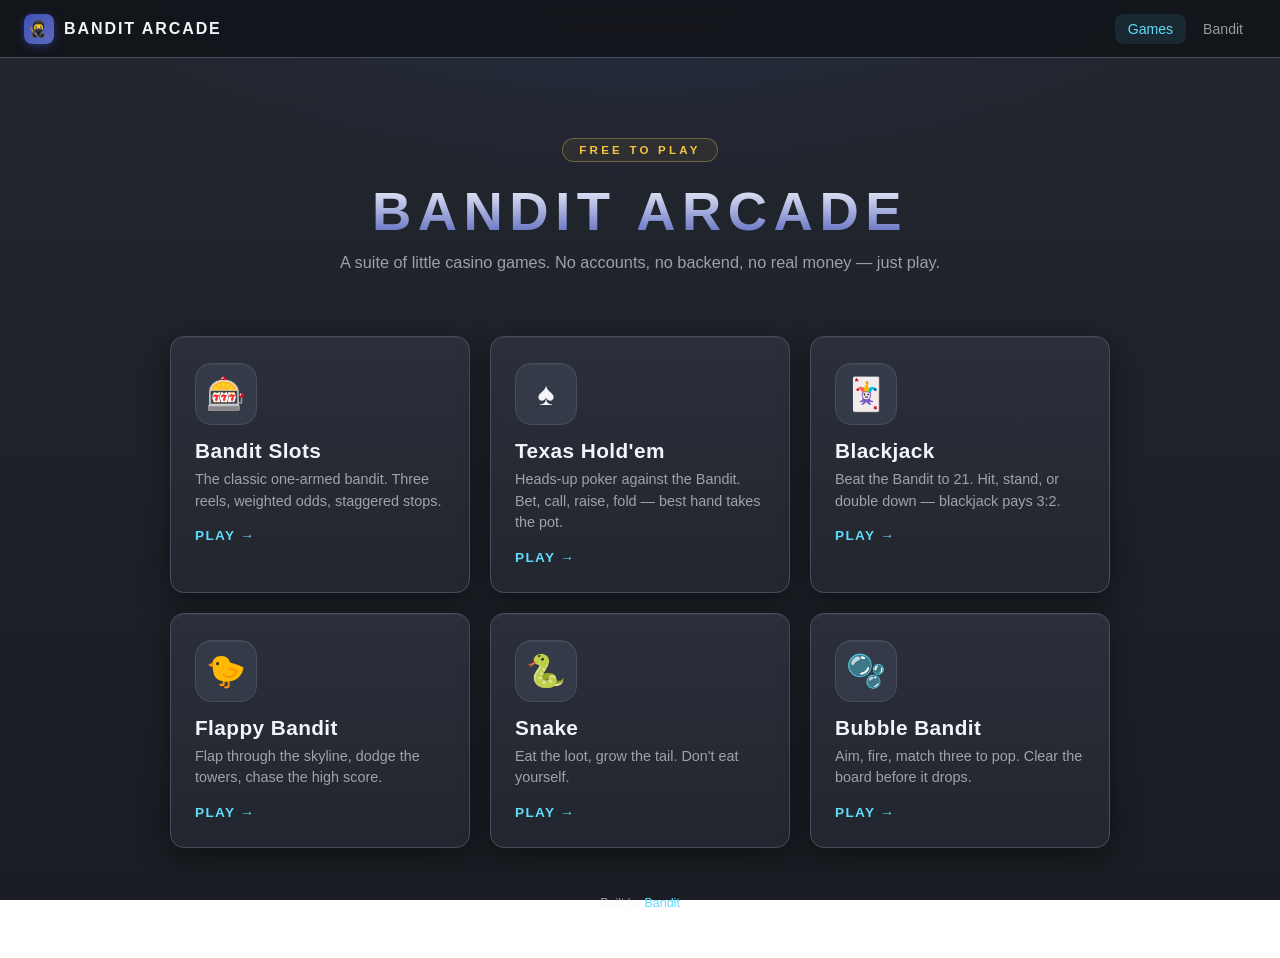
<file: index.html>
<!DOCTYPE html>
<html lang="en">
<head>
  <meta charset="UTF-8" />
  <meta name="viewport" content="width=device-width, initial-scale=1.0" />
  <title>Bandit Arcade 🥷</title>
  <meta name="description" content="Bandit Arcade — a suite of little casino games. No accounts, no backend, just play." />
  <link rel="stylesheet" href="theme.css" />
  <style>
    .hero { text-align: center; padding: 48px 0 32px; }
    .hero .kicker {
      display: inline-block;
      font-size: 0.72rem;
      font-weight: 700;
      letter-spacing: 0.28em;
      color: var(--gold);
      border: 1px solid rgba(245, 197, 66, 0.35);
      border-radius: 999px;
      padding: 5px 16px;
      margin-bottom: 18px;
      background: rgba(245, 197, 66, 0.06);
    }
    .hero h1 {
      margin: 0 0 10px;
      font-size: clamp(2.2rem, 7vw, 3.4rem);
      font-weight: 800;
      letter-spacing: 0.12em;
      background: linear-gradient(180deg, #ffffff 0%, var(--primary-bright) 90%);
      -webkit-background-clip: text;
      background-clip: text;
      color: transparent;
    }
    .hero p { color: var(--muted); margin: 0; font-size: 1.02rem; }

    .games {
      display: grid;
      grid-template-columns: repeat(auto-fit, minmax(260px, 1fr));
      gap: 20px;
      margin-top: 32px;
    }

    .game-card {
      display: block;
      padding: 26px 24px;
      color: var(--text);
      position: relative;
      overflow: hidden;
      transition: transform 0.18s, box-shadow 0.18s, border-color 0.18s;
    }
    .game-card::before {
      content: "";
      position: absolute;
      inset: 0;
      background: radial-gradient(400px 120px at 50% -20%, rgba(92, 107, 192, 0.18), transparent 70%);
      opacity: 0;
      transition: opacity 0.2s;
    }
    .game-card:hover {
      text-decoration: none;
      transform: translateY(-5px);
      border-color: var(--primary-bright);
      box-shadow: 0 16px 36px rgba(0, 0, 0, 0.5), 0 0 0 1px rgba(92, 107, 192, 0.3);
    }
    .game-card:hover::before { opacity: 1; }

    .game-card .glyph {
      display: inline-grid;
      place-items: center;
      width: 62px;
      height: 62px;
      font-size: 2rem;
      border-radius: 16px;
      background: var(--surface-2);
      border: 1px solid var(--edge);
      box-shadow: inset 0 1px 0 rgba(255, 255, 255, 0.06);
    }
    .game-card h2 { margin: 14px 0 6px; font-size: 1.3rem; letter-spacing: 0.02em; }
    .game-card p { margin: 0; color: var(--muted); font-size: 0.9rem; line-height: 1.5; }
    .game-card .play {
      display: inline-block;
      margin-top: 16px;
      color: var(--accent);
      font-weight: 700;
      font-size: 0.85rem;
      letter-spacing: 0.1em;
      transition: transform 0.15s;
    }
    .game-card:hover .play { transform: translateX(4px); }

    footer {
      text-align: center;
      margin-top: 48px;
      font-size: 0.78rem;
      color: var(--muted);
    }
  </style>
</head>
<body>
  <header class="topbar">
    <span class="brand"><span class="brand-mark">🥷</span>BANDIT ARCADE</span>
    <nav>
      <a href="/" class="active">Games</a>
      <a href="https://banditailabs.com">Bandit</a>
    </nav>
  </header>

  <main class="page">
    <section class="hero">
      <span class="kicker">FREE TO PLAY</span>
      <h1>BANDIT ARCADE</h1>
      <p>A suite of little casino games. No accounts, no backend, no real money — just play.</p>
    </section>

    <section class="games">
      <a class="game-card panel" href="slots/">
        <span class="glyph">🎰</span>
        <h2>Bandit Slots</h2>
        <p>The classic one-armed bandit. Three reels, weighted odds, staggered stops.</p>
        <span class="play">PLAY →</span>
      </a>

      <a class="game-card panel" href="holdem/">
        <span class="glyph">♠️</span>
        <h2>Texas Hold'em</h2>
        <p>Heads-up poker against the Bandit. Bet, call, raise, fold — best hand takes the pot.</p>
        <span class="play">PLAY →</span>
      </a>

      <a class="game-card panel" href="blackjack/">
        <span class="glyph">🃏</span>
        <h2>Blackjack</h2>
        <p>Beat the Bandit to 21. Hit, stand, or double down — blackjack pays 3:2.</p>
        <span class="play">PLAY →</span>
      </a>

      <a class="game-card panel" href="flappy/">
        <span class="glyph">🐤</span>
        <h2>Flappy Bandit</h2>
        <p>Flap through the skyline, dodge the towers, chase the high score.</p>
        <span class="play">PLAY →</span>
      </a>

      <a class="game-card panel" href="snake/">
        <span class="glyph">🐍</span>
        <h2>Snake</h2>
        <p>Eat the loot, grow the tail. Don't eat yourself.</p>
        <span class="play">PLAY →</span>
      </a>

      <a class="game-card panel" href="bubble/">
        <span class="glyph">🫧</span>
        <h2>Bubble Bandit</h2>
        <p>Aim, fire, match three to pop. Clear the board before it drops.</p>
        <span class="play">PLAY →</span>
      </a>
    </section>

    <footer>Built by <a href="https://banditailabs.com">Bandit</a></footer>
  </main>
</body>
</html>
</file>
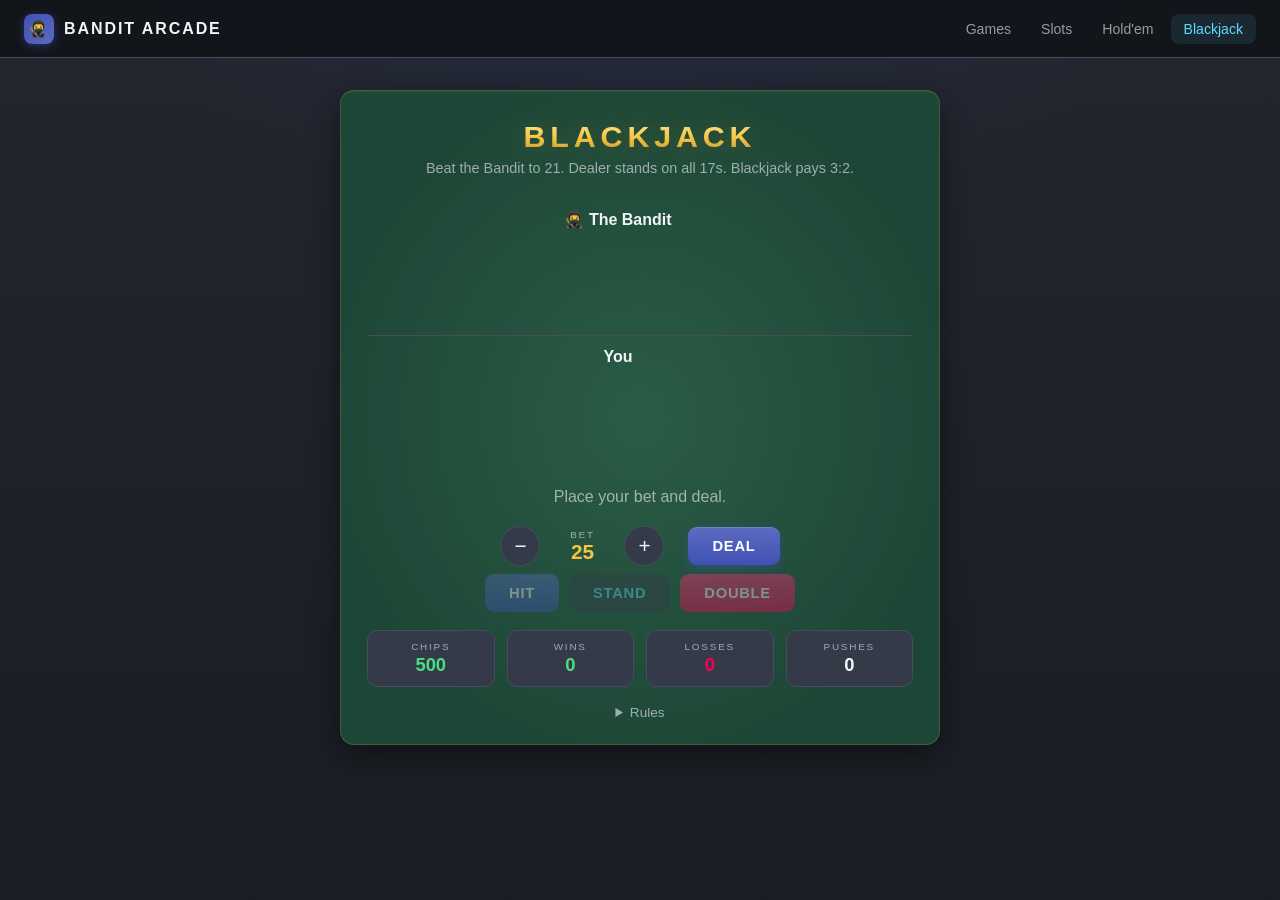
<file: blackjack/index.html>
<!DOCTYPE html>
<html lang="en">
<head>
  <meta charset="UTF-8" />
  <meta name="viewport" content="width=device-width, initial-scale=1.0" />
  <title>Blackjack · Bandit Arcade</title>
  <meta name="description" content="Bandit Blackjack — beat the dealer to 21. No real money, just bragging rights." />
  <link rel="stylesheet" href="../theme.css" />
  <link rel="stylesheet" href="style.css" />
</head>
<body>
  <header class="topbar">
    <span class="brand"><span class="brand-mark">🥷</span>BANDIT ARCADE</span>
    <nav>
      <a href="/">Games</a>
      <a href="/slots/">Slots</a>
      <a href="/holdem/">Hold'em</a>
      <a href="/blackjack/" class="active">Blackjack</a>
    </nav>
  </header>

  <main class="page">
    <div class="table panel">
      <h1 class="game-title">BLACKJACK</h1>
      <p class="tagline">Beat the Bandit to 21. Dealer stands on all 17s. Blackjack pays 3:2.</p>

      <!-- Bandit (dealer) -->
      <section class="hand-row">
        <div class="player-tag">
          <span class="name">🥷 The Bandit</span>
          <span class="hand-total" id="dealer-total"></span>
        </div>
        <div class="cards" id="dealer-cards"></div>
      </section>

      <!-- You -->
      <section class="hand-row">
        <div class="player-tag">
          <span class="name">You</span>
          <span class="hand-total" id="player-total"></span>
        </div>
        <div class="cards" id="player-cards"></div>
      </section>

      <p class="message" id="message">Place your bet and deal.</p>

      <section class="bet-row" id="bet-row">
        <div class="bet">
          <button id="bet-down" class="chip-btn" aria-label="Decrease bet">−</button>
          <div class="bet-display">
            <span class="label">BET</span>
            <span id="bet-amount">25</span>
          </div>
          <button id="bet-up" class="chip-btn" aria-label="Increase bet">+</button>
        </div>
        <button class="btn btn-primary" id="deal-btn">DEAL</button>
      </section>

      <section class="actions" id="actions" hidden>
        <button class="btn btn-primary" id="hit-btn">HIT</button>
        <button class="btn" id="stand-btn">STAND</button>
        <button class="btn btn-secondary" id="double-btn">DOUBLE</button>
      </section>

      <section class="stats">
        <div class="stat">
          <span class="label">CHIPS</span>
          <span id="chips">500</span>
        </div>
        <div class="stat">
          <span class="label">WINS</span>
          <span id="wins">0</span>
        </div>
        <div class="stat">
          <span class="label">LOSSES</span>
          <span id="losses">0</span>
        </div>
        <div class="stat">
          <span class="label">PUSHES</span>
          <span id="pushes">0</span>
        </div>
      </section>

      <details class="help">
        <summary>Rules</summary>
        <p>
          Standard blackjack: closest to 21 without going over wins. Face cards are 10,
          aces are 1 or 11. Blackjack (ace + 10 on the deal) pays 3:2. The Bandit
          hits on 16 and stands on all 17s. Double down doubles your bet for exactly
          one more card. Bust the Bandit's 500-chip stack — or lose yours trying.
        </p>
      </details>
    </div>
  </main>

  <script src="app.js"></script>
</body>
</html>
</file>
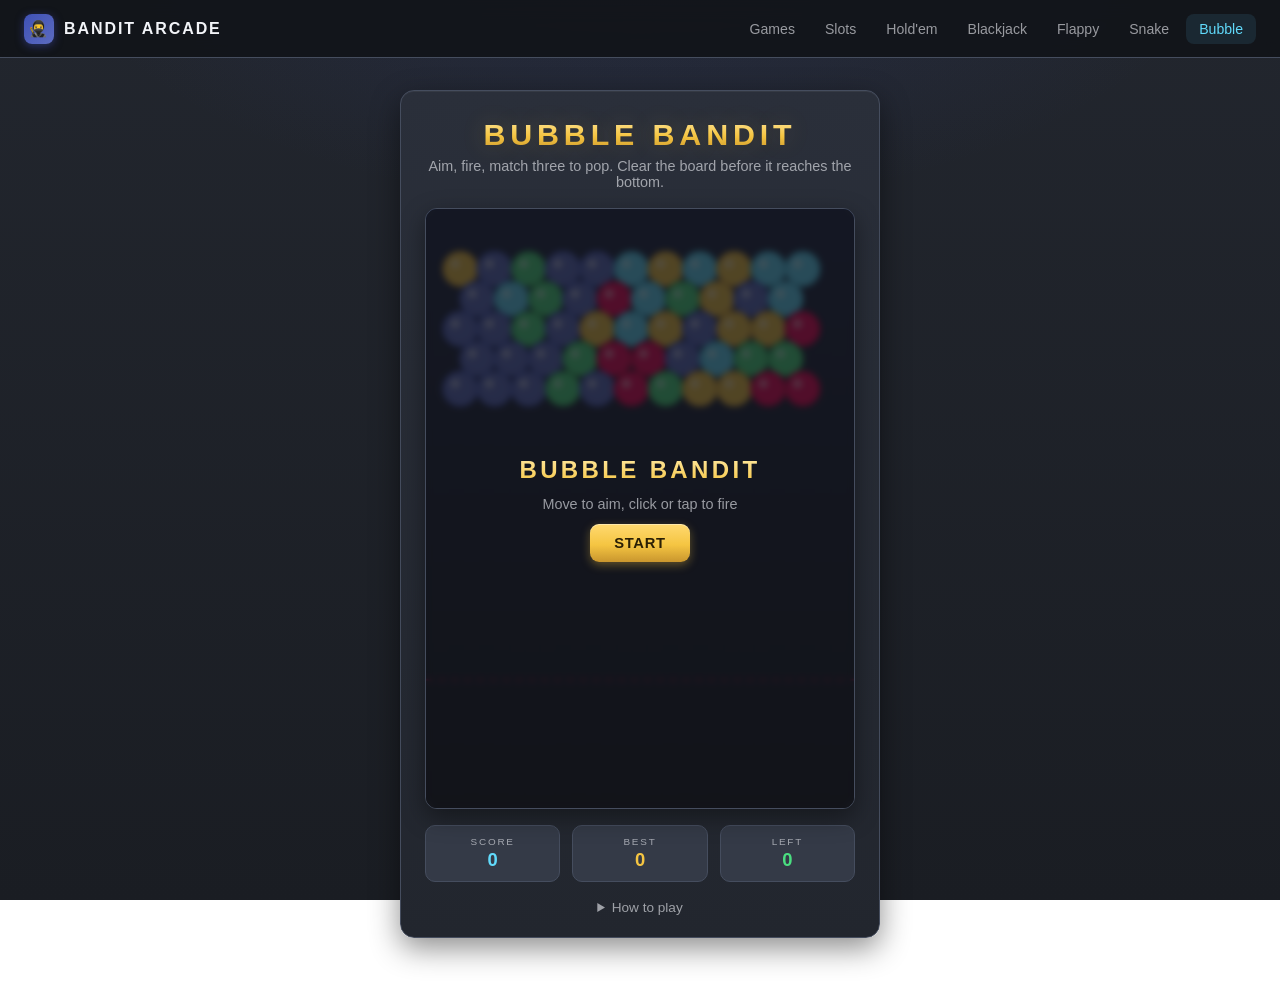
<file: bubble/index.html>
<!DOCTYPE html>
<html lang="en">
<head>
  <meta charset="UTF-8" />
  <meta name="viewport" content="width=device-width, initial-scale=1.0" />
  <title>Bubble Bandit · Bandit Arcade</title>
  <meta name="description" content="Bubble Bandit — aim, fire, match three to pop. Clear the board." />
  <link rel="stylesheet" href="../theme.css" />
  <link rel="stylesheet" href="style.css" />
</head>
<body>
  <header class="topbar">
    <span class="brand"><span class="brand-mark">🥷</span>BANDIT ARCADE</span>
    <nav>
      <a href="/">Games</a>
      <a href="/slots/">Slots</a>
      <a href="/holdem/">Hold'em</a>
      <a href="/blackjack/">Blackjack</a>
      <a href="/flappy/">Flappy</a>
      <a href="/snake/">Snake</a>
      <a href="/bubble/" class="active">Bubble</a>
    </nav>
  </header>

  <main class="page">
    <div class="stage panel">
      <h1 class="game-title">BUBBLE BANDIT</h1>
      <p class="tagline">Aim, fire, match three to pop. Clear the board before it reaches the bottom.</p>

      <div class="canvas-wrap">
        <canvas id="game" width="400" height="560" aria-label="Bubble Bandit bubble shooter"></canvas>
        <div class="overlay" id="overlay">
          <div class="overlay-title" id="overlay-title">BUBBLE BANDIT</div>
          <div class="overlay-sub" id="overlay-sub">Move to aim, click or tap to fire</div>
          <button class="btn btn-gold" id="start-btn">START</button>
        </div>
      </div>

      <section class="stats">
        <div class="stat">
          <span class="label">SCORE</span>
          <span id="score">0</span>
        </div>
        <div class="stat">
          <span class="label">BEST</span>
          <span id="best">0</span>
        </div>
        <div class="stat">
          <span class="label">LEFT</span>
          <span id="left">0</span>
        </div>
      </section>

      <details class="help">
        <summary>How to play</summary>
        <p>
          Move your mouse (or drag) to aim, click or tap to fire. Bubbles stick where they
          land — group <strong>3 or more</strong> of the same color to pop them. Anything left
          hanging with no connection to the ceiling falls too. Clear the board to win;
          if the bubbles reach the bottom, it's over.
        </p>
      </details>
    </div>
  </main>

  <script src="app.js"></script>
</body>
</html>
</file>
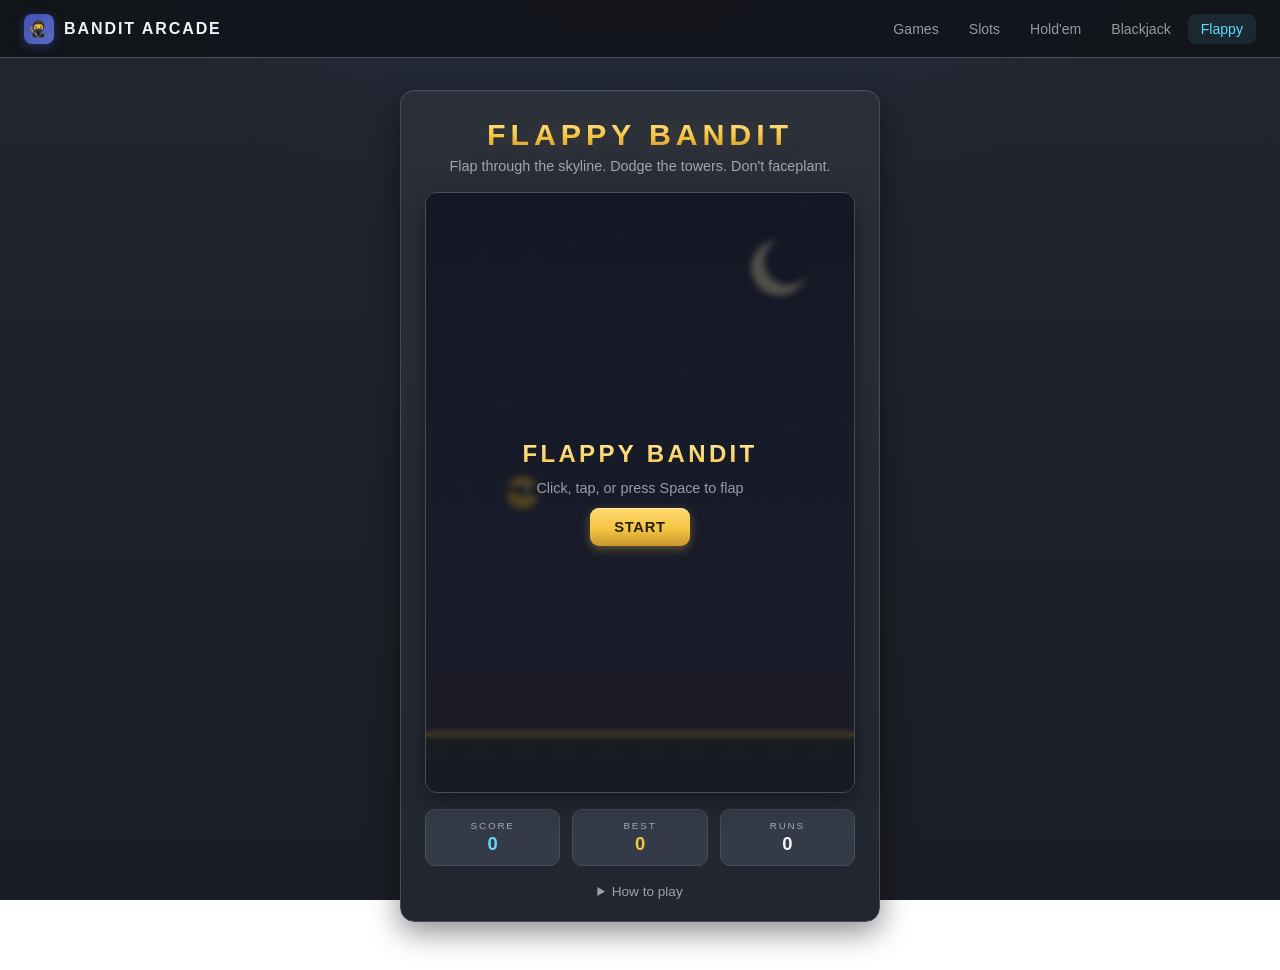
<file: flappy/index.html>
<!DOCTYPE html>
<html lang="en">
<head>
  <meta charset="UTF-8" />
  <meta name="viewport" content="width=device-width, initial-scale=1.0" />
  <title>Flappy Bandit · Bandit Arcade</title>
  <meta name="description" content="Flappy Bandit — flap through the skyline, dodge the towers, chase the high score." />
  <link rel="stylesheet" href="../theme.css" />
  <link rel="stylesheet" href="style.css" />
</head>
<body>
  <header class="topbar">
    <span class="brand"><span class="brand-mark">🥷</span>BANDIT ARCADE</span>
    <nav>
      <a href="/">Games</a>
      <a href="/slots/">Slots</a>
      <a href="/holdem/">Hold'em</a>
      <a href="/blackjack/">Blackjack</a>
      <a href="/flappy/" class="active">Flappy</a>
    </nav>
  </header>

  <main class="page">
    <div class="stage panel">
      <h1 class="game-title">FLAPPY BANDIT</h1>
      <p class="tagline">Flap through the skyline. Dodge the towers. Don't faceplant.</p>

      <div class="canvas-wrap">
        <canvas id="game" width="400" height="560" aria-label="Flappy Bandit game"></canvas>
        <div class="overlay" id="overlay">
          <div class="overlay-title" id="overlay-title">FLAPPY BANDIT</div>
          <div class="overlay-sub" id="overlay-sub">Click, tap, or press Space to flap</div>
          <button class="btn btn-gold" id="start-btn">START</button>
        </div>
      </div>

      <section class="stats">
        <div class="stat">
          <span class="label">SCORE</span>
          <span id="score">0</span>
        </div>
        <div class="stat">
          <span class="label">BEST</span>
          <span id="best">0</span>
        </div>
        <div class="stat">
          <span class="label">RUNS</span>
          <span id="runs">0</span>
        </div>
      </section>

      <details class="help">
        <summary>How to play</summary>
        <p>
          Click, tap, or press <strong>Space</strong> to flap. Gravity pulls the Bandit down;
          each flap gives a little lift. Thread the gaps between the towers — every tower
          you clear is a point. Clip a tower or the ground and the run's over.
          The gap tightens as your score climbs. Best score is kept for the session.
        </p>
      </details>
    </div>
  </main>

  <script src="app.js"></script>
</body>
</html>
</file>
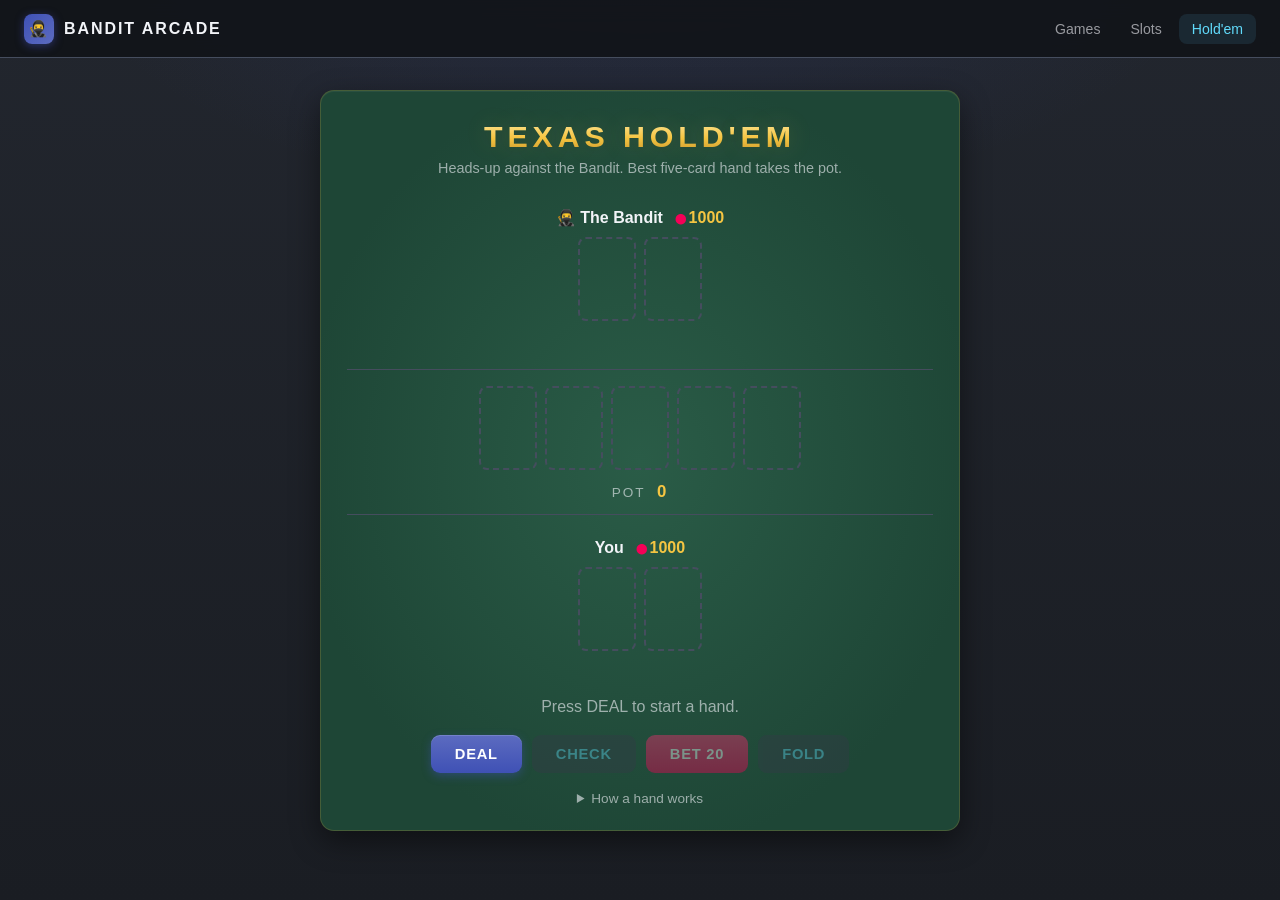
<file: holdem/index.html>
<!DOCTYPE html>
<html lang="en">
<head>
  <meta charset="UTF-8" />
  <meta name="viewport" content="width=device-width, initial-scale=1.0" />
  <title>Texas Hold'em · Bandit Arcade</title>
  <meta name="description" content="Heads-up Texas Hold'em against the Bandit. No real money, just bragging rights." />
  <link rel="stylesheet" href="../theme.css" />
  <link rel="stylesheet" href="style.css" />
</head>
<body>
  <header class="topbar">
    <span class="brand"><span class="brand-mark">🥷</span>BANDIT ARCADE</span>
    <nav>
      <a href="/">Games</a>
      <a href="/slots/">Slots</a>
      <a href="/holdem/" class="active">Hold'em</a>
    </nav>
  </header>

  <main class="page">
    <div class="table panel">
      <h1 class="game-title">TEXAS HOLD'EM</h1>
      <p class="tagline">Heads-up against the Bandit. Best five-card hand takes the pot.</p>

      <!-- Bandit (dealer) -->
      <section class="hand-row">
        <div class="player-tag">
          <span class="name">🥷 The Bandit</span>
          <span class="chips" id="ai-chips">1000</span>
        </div>
        <div class="cards" id="ai-cards"></div>
        <div class="hand-note" id="ai-note"></div>
      </section>

      <!-- Board + pot -->
      <section class="board-area">
        <div class="cards board" id="board"></div>
        <div class="pot">POT <span id="pot">0</span></div>
      </section>

      <!-- You -->
      <section class="hand-row">
        <div class="player-tag">
          <span class="name">You</span>
          <span class="chips" id="player-chips">1000</span>
        </div>
        <div class="cards" id="player-cards"></div>
        <div class="hand-note" id="player-note"></div>
      </section>

      <p class="message" id="message">Press DEAL to start a hand.</p>

      <section class="actions">
        <button class="btn btn-primary" id="deal-btn">DEAL</button>
        <button class="btn" id="check-call-btn" disabled>CHECK</button>
        <button class="btn btn-secondary" id="bet-btn" disabled>BET 20</button>
        <button class="btn" id="fold-btn" disabled>FOLD</button>
      </section>

      <details class="help">
        <summary>How a hand works</summary>
        <p>
          Heads-up Hold'em, simplified: you and the Bandit each get two cards.
          Blinds are 10/20 and rotate each hand. Bet, call, or fold before the flop,
          on the flop (3 community cards), the turn (4th), and the river (5th).
          If nobody folds, the best five-card hand at showdown wins the pot.
          Bets are a fixed 20 — the Bandit calls with decent hands, folds trash,
          and occasionally bluffs. Bust the Bandit to win.
        </p>
      </details>
    </div>
  </main>

  <script src="app.js"></script>
</body>
</html>
</file>
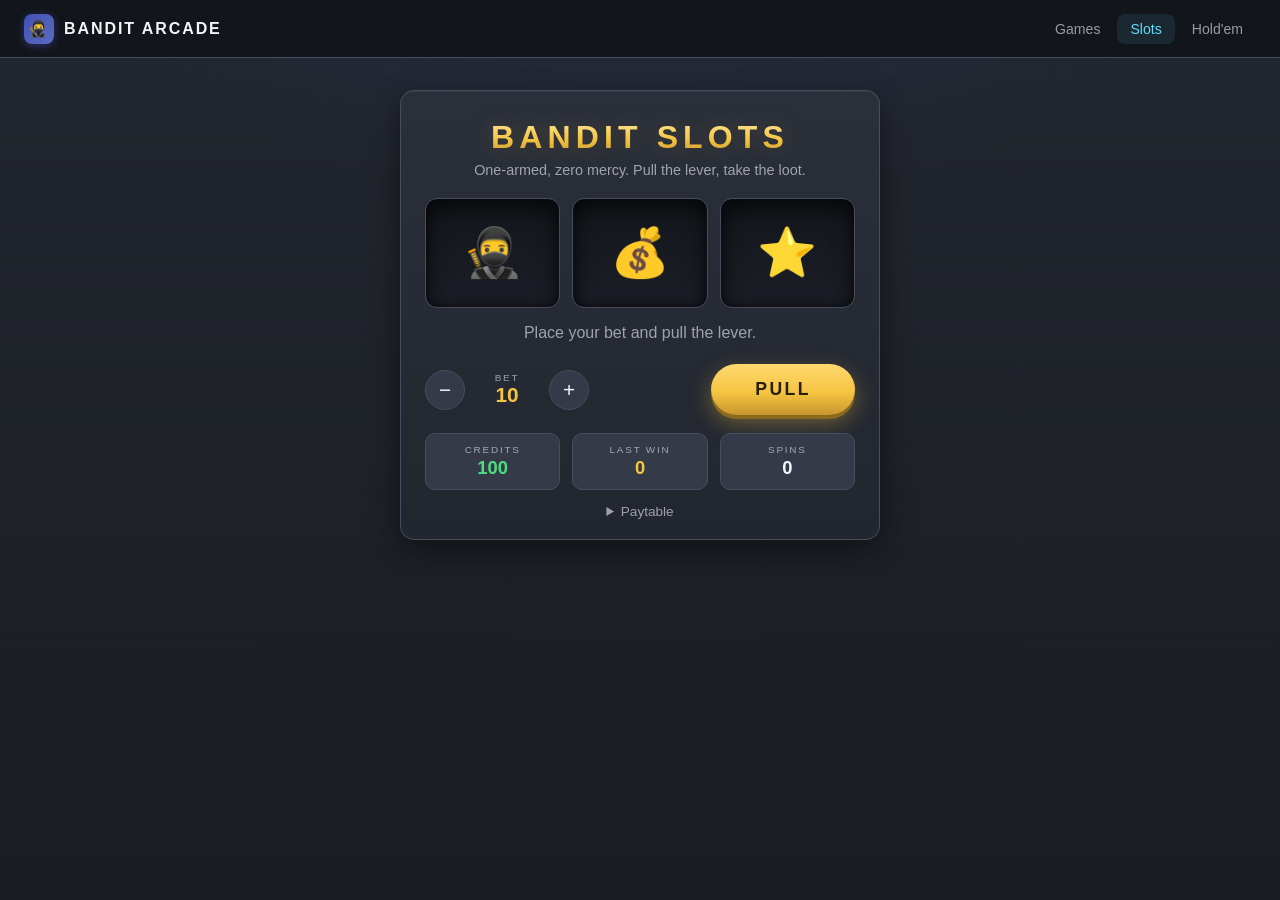
<file: slots/index.html>
<!DOCTYPE html>
<html lang="en">
<head>
  <meta charset="UTF-8" />
  <meta name="viewport" content="width=device-width, initial-scale=1.0" />
  <title>Bandit Slots · Bandit Arcade</title>
  <meta name="description" content="Bandit Slots — a one-armed bandit. Pull the lever, take the loot." />
  <link rel="stylesheet" href="../theme.css" />
  <link rel="stylesheet" href="style.css" />
</head>
<body>
  <header class="topbar">
    <span class="brand"><span class="brand-mark">🥷</span>BANDIT ARCADE</span>
    <nav>
      <a href="/">Games</a>
      <a href="/slots/" class="active">Slots</a>
      <a href="/holdem/">Hold'em</a>
    </nav>
  </header>

  <main class="page">
    <div class="machine panel">
      <h1 class="game-title">BANDIT&nbsp;SLOTS</h1>
      <p class="tagline">One-armed, zero mercy. Pull the lever, take the loot.</p>

      <section class="reels" aria-label="Slot reels">
        <div class="reel" id="reel-0"><span class="symbol">🥷</span></div>
        <div class="reel" id="reel-1"><span class="symbol">💰</span></div>
        <div class="reel" id="reel-2"><span class="symbol">⭐</span></div>
      </section>

      <p class="message" id="message">Place your bet and pull the lever.</p>

      <section class="controls">
        <div class="bet">
          <button id="bet-down" class="chip-btn" aria-label="Decrease bet">−</button>
          <div class="bet-display">
            <span class="label">BET</span>
            <span id="bet-amount">10</span>
          </div>
          <button id="bet-up" class="chip-btn" aria-label="Increase bet">+</button>
        </div>

        <button id="lever" class="btn btn-gold lever-btn">PULL</button>
      </section>

      <section class="stats">
        <div class="stat">
          <span class="label">CREDITS</span>
          <span id="credits">100</span>
        </div>
        <div class="stat">
          <span class="label">LAST WIN</span>
          <span id="last-win">0</span>
        </div>
        <div class="stat">
          <span class="label">SPINS</span>
          <span id="spins">0</span>
        </div>
      </section>

      <details class="paytable-wrap">
        <summary>Paytable</summary>
        <table class="paytable" id="paytable"></table>
      </details>
    </div>
  </main>

  <script src="app.js"></script>
</body>
</html>
</file>
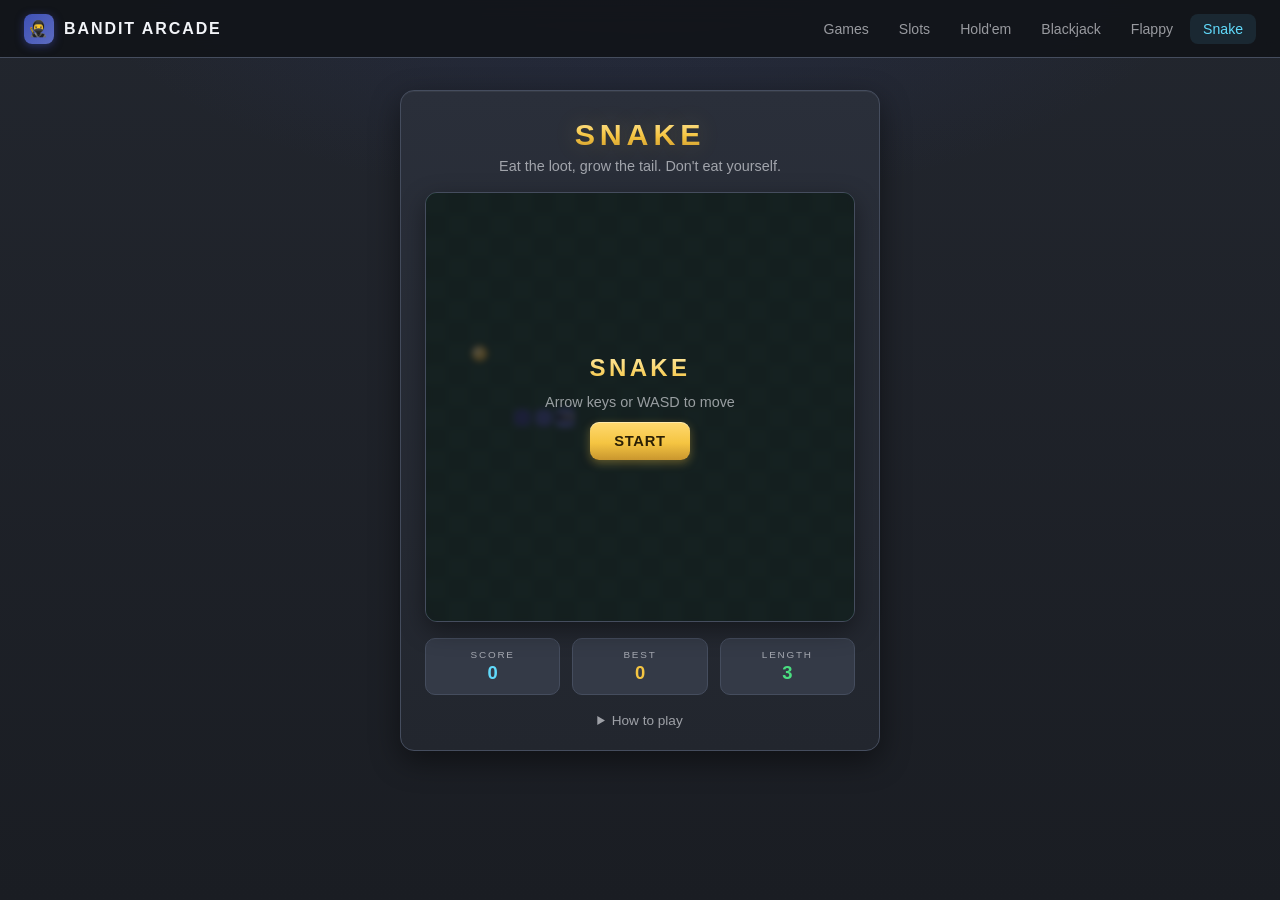
<file: snake/index.html>
<!DOCTYPE html>
<html lang="en">
<head>
  <meta charset="UTF-8" />
  <meta name="viewport" content="width=device-width, initial-scale=1.0" />
  <title>Snake · Bandit Arcade</title>
  <meta name="description" content="Bandit Snake — eat the loot, grow the tail, don't eat yourself." />
  <link rel="stylesheet" href="../theme.css" />
  <link rel="stylesheet" href="style.css" />
</head>
<body>
  <header class="topbar">
    <span class="brand"><span class="brand-mark">🥷</span>BANDIT ARCADE</span>
    <nav>
      <a href="/">Games</a>
      <a href="/slots/">Slots</a>
      <a href="/holdem/">Hold'em</a>
      <a href="/blackjack/">Blackjack</a>
      <a href="/flappy/">Flappy</a>
      <a href="/snake/" class="active">Snake</a>
    </nav>
  </header>

  <main class="page">
    <div class="stage panel">
      <h1 class="game-title">SNAKE</h1>
      <p class="tagline">Eat the loot, grow the tail. Don't eat yourself.</p>

      <div class="canvas-wrap">
        <canvas id="game" width="400" height="400" aria-label="Snake game"></canvas>
        <div class="overlay" id="overlay">
          <div class="overlay-title" id="overlay-title">SNAKE</div>
          <div class="overlay-sub" id="overlay-sub">Arrow keys or WASD to move</div>
          <button class="btn btn-gold" id="start-btn">START</button>
        </div>
      </div>

      <section class="stats">
        <div class="stat">
          <span class="label">SCORE</span>
          <span id="score">0</span>
        </div>
        <div class="stat">
          <span class="label">BEST</span>
          <span id="best">0</span>
        </div>
        <div class="stat">
          <span class="label">LENGTH</span>
          <span id="length">3</span>
        </div>
      </section>

      <details class="help">
        <summary>How to play</summary>
        <p>
          Arrow keys or <strong>WASD</strong> to steer. Eat the gold loot to grow and score —
          each piece is worth 10 and speeds the game up a touch. Don't hit the walls or
          your own tail. On touch devices, swipe to change direction.
        </p>
      </details>
    </div>
  </main>

  <script src="app.js"></script>
</body>
</html>
</file>
<file: theme.css>
/* Bandit Arcade shared theme — Burtson Labs front-end standards.
   Source: Burtson.io MUI theme (src/theme/DarkTheme.js), refined for the arcade.
   Dark casino-felt surfaces, indigo primary, pink secondary, gold + React-blue accents. */

:root {
  --bg: #1a1d23;
  --bg-2: #22262e;
  --surface: #2a2f3a;
  --surface-2: #343a47;
  --edge: #454d5e;
  --primary: #3f51b5;
  --primary-bright: #5c6bc0;
  --secondary: #f50057;
  --accent: #61dafb;
  --text: #f2f4f8;
  --muted: rgba(242, 244, 248, 0.6);
  --win: #4ade80;
  --gold: #f5c542;
  --gold-deep: #c9962e;
  --felt: #1e4636;
  --felt-2: #2a5c47;
  --shadow: 0 10px 30px rgba(0, 0, 0, 0.45);
  --radius: 14px;
}

* { box-sizing: border-box; }

body {
  margin: 0;
  min-height: 100vh;
  background:
    radial-gradient(1000px 500px at 50% -10%, rgba(63, 81, 181, 0.16) 0%, transparent 60%),
    linear-gradient(180deg, var(--bg-2) 0%, var(--bg) 100%);
  background-attachment: fixed;
  color: var(--text);
  font-family: Roboto, -apple-system, BlinkMacSystemFont, "Segoe UI", sans-serif;
  -webkit-font-smoothing: antialiased;
  -moz-osx-font-smoothing: grayscale;
}

a { color: var(--accent); text-decoration: none; }
a:hover { text-decoration: underline; }

/* ---------- Top bar ---------- */
.topbar {
  position: sticky;
  top: 0;
  z-index: 10;
  display: flex;
  align-items: center;
  gap: 12px;
  padding: 0 24px;
  height: 58px;
  background: rgba(18, 20, 25, 0.92);
  backdrop-filter: blur(10px);
  -webkit-backdrop-filter: blur(10px);
  border-bottom: 1px solid var(--edge);
}

.topbar .brand {
  display: flex;
  align-items: center;
  gap: 10px;
  font-weight: 800;
  letter-spacing: 0.12em;
  font-size: 1rem;
  color: var(--text);
}

.topbar .brand .brand-mark {
  display: grid;
  place-items: center;
  width: 30px;
  height: 30px;
  border-radius: 8px;
  background: linear-gradient(135deg, var(--primary) 0%, var(--primary-bright) 100%);
  font-size: 1rem;
  box-shadow: 0 2px 8px rgba(63, 81, 181, 0.5);
}

.topbar nav { margin-left: auto; display: flex; gap: 4px; }
.topbar nav a {
  color: var(--muted);
  font-size: 0.88rem;
  font-weight: 500;
  padding: 7px 13px;
  border-radius: 8px;
  transition: color 0.15s, background 0.15s;
}
.topbar nav a:hover { color: var(--text); background: var(--surface-2); text-decoration: none; }
.topbar nav a.active {
  color: var(--accent);
  background: rgba(97, 218, 251, 0.1);
}

/* ---------- Buttons ---------- */
.btn {
  display: inline-block;
  padding: 11px 24px;
  border: none;
  border-radius: 9px;
  font-family: inherit;
  font-size: 0.92rem;
  font-weight: 700;
  letter-spacing: 0.05em;
  cursor: pointer;
  color: var(--accent);
  background: var(--surface-2);
  box-shadow: 0 2px 6px rgba(0, 0, 0, 0.3), inset 0 1px 0 rgba(255, 255, 255, 0.06);
  transition: transform 0.1s, box-shadow 0.15s, filter 0.15s;
}
.btn:hover { filter: brightness(1.12); box-shadow: 0 4px 14px rgba(0, 0, 0, 0.4); }
.btn:active { transform: translateY(1px) scale(0.98); }
.btn:disabled { opacity: 0.4; cursor: not-allowed; transform: none; box-shadow: none; }

.btn-primary {
  background: linear-gradient(180deg, var(--primary-bright) 0%, var(--primary) 100%);
  color: #fff;
  box-shadow: 0 3px 10px rgba(63, 81, 181, 0.45), inset 0 1px 0 rgba(255, 255, 255, 0.15);
}

.btn-secondary {
  background: linear-gradient(180deg, #ff2e74 0%, var(--secondary) 100%);
  color: #fff;
  box-shadow: 0 3px 10px rgba(245, 0, 87, 0.4), inset 0 1px 0 rgba(255, 255, 255, 0.15);
}

.btn-gold {
  background: linear-gradient(180deg, #ffd970 0%, var(--gold) 55%, var(--gold-deep) 100%);
  color: #2a1f05;
  box-shadow: 0 3px 10px rgba(245, 197, 66, 0.35), inset 0 1px 0 rgba(255, 255, 255, 0.4);
}

/* ---------- Panels & layout ---------- */
.panel {
  background: linear-gradient(180deg, var(--surface) 0%, var(--bg-2) 100%);
  border: 1px solid var(--edge);
  border-radius: var(--radius);
  box-shadow: var(--shadow), inset 0 1px 0 rgba(255, 255, 255, 0.05);
}

.page {
  width: min(980px, 100%);
  margin: 0 auto;
  padding: 32px 20px 48px;
}

.muted { color: var(--muted); }

/* ---------- Shared game typography ---------- */
.game-title {
  margin: 0;
  font-size: clamp(1.4rem, 5vw, 1.9rem);
  font-weight: 800;
  letter-spacing: 0.16em;
  background: linear-gradient(180deg, #ffffff 0%, var(--primary-bright) 100%);
  -webkit-background-clip: text;
  background-clip: text;
  color: transparent;
}

.tagline {
  margin: 6px 0 22px;
  color: var(--muted);
  font-size: 0.9rem;
}

/* ---------- Shared playing cards ---------- */
.card {
  width: 58px;
  height: 84px;
  border-radius: 8px;
  background: linear-gradient(160deg, #ffffff 0%, #eceff4 100%);
  color: #1c2333;
  display: flex;
  flex-direction: column;
  align-items: center;
  justify-content: center;
  font-weight: 700;
  box-shadow: 0 3px 8px rgba(0, 0, 0, 0.45), inset 0 0 0 1px rgba(0, 0, 0, 0.06);
  animation: deal-in 0.22s ease-out;
}

.card .rank { font-size: 1.35rem; line-height: 1.1; }
.card .suit { font-size: 1.2rem; line-height: 1.1; }
.card.red { color: #d32f2f; }

.card.back {
  background:
    repeating-linear-gradient(45deg, var(--primary) 0 6px, var(--primary-bright) 6px 12px);
  border: 2px solid #eceff4;
}

.card.placeholder {
  background: rgba(255, 255, 255, 0.04);
  border: 2px dashed var(--edge);
  box-shadow: none;
}

@keyframes deal-in {
  from { transform: translateY(-14px) rotate(-2deg); opacity: 0; }
  to   { transform: translateY(0)     rotate(0);    opacity: 1; }
}

/* ---------- Shared stat chips ---------- */
.stats {
  display: grid;
  gap: 12px;
}

.stat {
  background: var(--surface-2);
  border: 1px solid var(--edge);
  border-radius: 10px;
  padding: 10px 6px;
  display: flex;
  flex-direction: column;
  gap: 2px;
}

.stat span:last-child { font-size: 1.15rem; font-weight: 700; }

.label {
  font-size: 0.62rem;
  letter-spacing: 0.18em;
  color: var(--muted);
}

/* ---------- Shared message line ---------- */
.message {
  min-height: 1.4em;
  color: var(--muted);
  transition: color 0.2s;
}
.message.win  { color: var(--win); font-weight: 600; }
.message.lose { color: var(--secondary); font-weight: 600; }
.message.push { color: var(--muted); font-weight: 600; }
.message.big  { color: var(--gold); font-weight: 700; }

/* ---------- Shared help/rules ---------- */
.help {
  margin-top: 18px;
  text-align: left;
  font-size: 0.85rem;
  color: var(--muted);
}
.help summary {
  cursor: pointer;
  text-align: center;
  list-style-position: inside;
  transition: color 0.15s;
}
.help summary:hover { color: var(--accent); }
.help p { line-height: 1.6; }
</file>
<file: blackjack/style.css>
/* Blackjack — game-specific styles on top of the shared theme. */

.page {
  display: grid;
  place-items: center;
}

.table {
  width: min(600px, 100%);
  padding: 28px 26px 24px;
  text-align: center;
  background:
    radial-gradient(ellipse at center, var(--felt-2) 0%, var(--felt) 75%),
    var(--surface);
  border-color: rgba(245, 197, 66, 0.18);
}

.game-title {
  margin: 0;
  font-size: clamp(1.4rem, 5vw, 1.9rem);
  letter-spacing: 0.16em;
  background: linear-gradient(180deg, #ffe9a3 0%, var(--gold) 55%, var(--gold-deep) 100%);
  -webkit-background-clip: text;
  background-clip: text;
  color: transparent;
  text-shadow: 0 0 26px rgba(245, 197, 66, 0.2);
}

.tagline {
  margin: 6px 0 22px;
  color: var(--muted);
  font-size: 0.9rem;
}

.hand-row {
  padding: 12px 0;
}

.hand-row + .hand-row {
  border-top: 1px solid var(--edge);
}

.player-tag {
  display: flex;
  justify-content: center;
  align-items: baseline;
  gap: 12px;
  margin-bottom: 10px;
}

.player-tag .name { font-weight: 600; }

.hand-total {
  min-width: 2em;
  font-weight: 700;
  color: var(--accent);
  font-variant-numeric: tabular-nums;
}

.hand-total.bust { color: var(--secondary); }
.hand-total.bj { color: var(--gold); }

.cards {
  display: flex;
  justify-content: center;
  flex-wrap: wrap;
  gap: 8px;
  min-height: 84px;
}

.card {
  width: 58px;
  height: 84px;
  border-radius: 8px;
  background: #fafafa;
  color: #212121;
  display: flex;
  flex-direction: column;
  align-items: center;
  justify-content: center;
  font-weight: 700;
  box-shadow: 0 3px 8px rgba(0, 0, 0, 0.4);
  animation: deal-in 0.22s ease-out;
}

.card .rank { font-size: 1.35rem; line-height: 1.1; }
.card .suit { font-size: 1.2rem; line-height: 1.1; }
.card.red { color: #c62828; }

.card.back {
  background:
    repeating-linear-gradient(45deg, var(--primary) 0 6px, var(--primary-bright) 6px 12px);
  border: 2px solid #fafafa;
}

@keyframes deal-in {
  from { transform: translateY(-14px); opacity: 0; }
  to   { transform: translateY(0);     opacity: 1; }
}

.message {
  min-height: 1.4em;
  margin: 16px 0;
  color: var(--muted);
}

.message.win  { color: var(--win); font-weight: 600; }
.message.lose { color: var(--secondary); font-weight: 600; }
.message.push { color: var(--muted); font-weight: 600; }

.bet-row {
  display: flex;
  align-items: center;
  justify-content: center;
  gap: 24px;
  margin-bottom: 8px;
}

.bet {
  display: flex;
  align-items: center;
  gap: 10px;
}

.chip-btn {
  width: 40px;
  height: 40px;
  border-radius: 50%;
  border: 1px solid var(--edge);
  background: var(--surface-2);
  color: var(--text);
  font-size: 1.3rem;
  cursor: pointer;
  transition: transform 0.1s, border-color 0.2s;
}

.chip-btn:hover { border-color: var(--primary-bright); }
.chip-btn:active { transform: scale(0.92); }

.bet-display {
  display: flex;
  flex-direction: column;
  min-width: 64px;
}

.label {
  font-size: 0.62rem;
  letter-spacing: 0.18em;
  color: var(--muted);
}

#bet-amount { font-size: 1.3rem; font-weight: 700; color: var(--gold); }

.actions {
  display: flex;
  justify-content: center;
  flex-wrap: wrap;
  gap: 10px;
  margin-bottom: 8px;
}

.stats {
  display: grid;
  grid-template-columns: repeat(4, 1fr);
  gap: 12px;
  margin-top: 18px;
}

.stat {
  background: var(--surface-2);
  border: 1px solid var(--edge);
  border-radius: 10px;
  padding: 10px 6px;
  display: flex;
  flex-direction: column;
  gap: 2px;
}

.stat span:last-child { font-size: 1.15rem; font-weight: 700; }
#chips { color: var(--win); }
#wins { color: var(--win); }
#losses { color: var(--secondary); }

.help {
  margin-top: 18px;
  text-align: left;
  font-size: 0.85rem;
  color: var(--muted);
}

.help summary {
  cursor: pointer;
  text-align: center;
  list-style-position: inside;
}

.help p { line-height: 1.55; }

@media (max-width: 480px) {
  .table { padding: 20px 14px 16px; }
  .cards { gap: 6px; min-height: 70px; }
  .stats { grid-template-columns: repeat(2, 1fr); gap: 8px; }
  .bet-row { flex-direction: column; gap: 14px; }
  .actions .btn { padding: 12px 18px; font-size: 0.85rem; }
}
</file>
<file: bubble/style.css>
/* Bubble Bandit — game-specific styles on top of the shared theme. */

.page {
  display: grid;
  place-items: center;
}

.stage {
  width: min(480px, 100%);
  padding: 26px 24px 22px;
  text-align: center;
}

.game-title {
  margin: 0;
  font-size: clamp(1.4rem, 5vw, 1.9rem);
  letter-spacing: 0.16em;
  background: linear-gradient(180deg, #ffe9a3 0%, var(--gold) 55%, var(--gold-deep) 100%);
  -webkit-background-clip: text;
  background-clip: text;
  color: transparent;
  text-shadow: 0 0 26px rgba(245, 197, 66, 0.2);
}

.tagline {
  margin: 6px 0 18px;
  color: var(--muted);
  font-size: 0.9rem;
}

.canvas-wrap {
  position: relative;
  width: 100%;
  border-radius: 12px;
  overflow: hidden;
  border: 1px solid var(--edge);
  box-shadow: inset 0 0 0 1px rgba(0, 0, 0, 0.3), 0 8px 24px rgba(0, 0, 0, 0.4);
}

canvas {
  display: block;
  width: 100%;
  height: auto;
  touch-action: none;
  user-select: none;
  -webkit-user-select: none;
  cursor: crosshair;
}

.overlay {
  position: absolute;
  inset: 0;
  display: flex;
  flex-direction: column;
  align-items: center;
  justify-content: center;
  gap: 12px;
  background: rgba(18, 20, 25, 0.72);
  backdrop-filter: blur(3px);
  -webkit-backdrop-filter: blur(3px);
  transition: opacity 0.25s;
}

.overlay.hidden {
  opacity: 0;
  pointer-events: none;
}

.overlay-title {
  font-size: 1.5rem;
  font-weight: 800;
  letter-spacing: 0.14em;
  background: linear-gradient(180deg, #ffe9a3, var(--gold));
  -webkit-background-clip: text;
  background-clip: text;
  color: transparent;
}

.overlay-sub {
  color: var(--muted);
  font-size: 0.9rem;
  max-width: 75%;
}

.stats {
  display: grid;
  grid-template-columns: repeat(3, 1fr);
  gap: 12px;
  margin-top: 16px;
}

#score { color: var(--accent); }
#best { color: var(--gold); }
#left { color: var(--win); }
</file>
<file: flappy/style.css>
/* Flappy Bandit — game-specific styles on top of the shared theme. */

.page {
  display: grid;
  place-items: center;
}

.stage {
  width: min(480px, 100%);
  padding: 26px 24px 22px;
  text-align: center;
}

.game-title {
  margin: 0;
  font-size: clamp(1.4rem, 5vw, 1.9rem);
  letter-spacing: 0.16em;
  background: linear-gradient(180deg, #ffe9a3 0%, var(--gold) 55%, var(--gold-deep) 100%);
  -webkit-background-clip: text;
  background-clip: text;
  color: transparent;
  text-shadow: 0 0 26px rgba(245, 197, 66, 0.2);
}

.tagline {
  margin: 6px 0 18px;
  color: var(--muted);
  font-size: 0.9rem;
}

.canvas-wrap {
  position: relative;
  width: 100%;
  border-radius: 12px;
  overflow: hidden;
  border: 1px solid var(--edge);
  box-shadow: inset 0 0 0 1px rgba(0, 0, 0, 0.3), 0 8px 24px rgba(0, 0, 0, 0.4);
}

canvas {
  display: block;
  width: 100%;
  height: auto;
  touch-action: none;
  user-select: none;
  -webkit-user-select: none;
  cursor: pointer;
}

.overlay {
  position: absolute;
  inset: 0;
  display: flex;
  flex-direction: column;
  align-items: center;
  justify-content: center;
  gap: 12px;
  background: rgba(18, 20, 25, 0.72);
  backdrop-filter: blur(3px);
  -webkit-backdrop-filter: blur(3px);
  transition: opacity 0.25s;
}

.overlay.hidden {
  opacity: 0;
  pointer-events: none;
}

.overlay-title {
  font-size: 1.5rem;
  font-weight: 800;
  letter-spacing: 0.14em;
  background: linear-gradient(180deg, #ffe9a3, var(--gold));
  -webkit-background-clip: text;
  background-clip: text;
  color: transparent;
}

.overlay-sub {
  color: var(--muted);
  font-size: 0.9rem;
  max-width: 75%;
}

.stats {
  display: grid;
  grid-template-columns: repeat(3, 1fr);
  gap: 12px;
  margin-top: 16px;
}

#score { color: var(--accent); }
#best { color: var(--gold); }
</file>
<file: holdem/style.css>
/* Texas Hold'em — game-specific styles on top of the shared theme. */

.page {
  display: grid;
  place-items: center;
}

.table {
  width: min(640px, 100%);
  padding: 28px 26px 24px;
  text-align: center;
  background:
    radial-gradient(ellipse at center, var(--felt-2) 0%, var(--felt) 75%),
    var(--surface);
  border-color: rgba(245, 197, 66, 0.18);
}

.game-title {
  margin: 0;
  font-size: clamp(1.4rem, 5vw, 1.9rem);
  letter-spacing: 0.16em;
  background: linear-gradient(180deg, #ffe9a3 0%, var(--gold) 55%, var(--gold-deep) 100%);
  -webkit-background-clip: text;
  background-clip: text;
  color: transparent;
  text-shadow: 0 0 26px rgba(245, 197, 66, 0.2);
}

.tagline {
  margin: 6px 0 22px;
  color: var(--muted);
  font-size: 0.9rem;
}

.hand-row {
  padding: 10px 0;
}

.player-tag {
  display: flex;
  justify-content: center;
  align-items: baseline;
  gap: 12px;
  margin-bottom: 10px;
}

.player-tag .name { font-weight: 600; }

.player-tag .chips {
  color: var(--gold);
  font-weight: 700;
  font-variant-numeric: tabular-nums;
}
.player-tag .chips::before {
  content: "⬤ ";
  font-size: 0.6rem;
  vertical-align: middle;
  color: var(--secondary);
}

.cards {
  display: flex;
  justify-content: center;
  gap: 8px;
  min-height: 84px;
}

.card {
  width: 58px;
  height: 84px;
  border-radius: 8px;
  background: #fafafa;
  color: #212121;
  display: flex;
  flex-direction: column;
  align-items: center;
  justify-content: center;
  font-weight: 700;
  box-shadow: 0 3px 8px rgba(0, 0, 0, 0.4);
  animation: deal-in 0.25s ease-out;
}

.card .rank { font-size: 1.35rem; line-height: 1.1; }
.card .suit { font-size: 1.2rem; line-height: 1.1; }
.card.red { color: #c62828; }

.card.back {
  background:
    repeating-linear-gradient(45deg, var(--primary) 0 6px, var(--primary-bright) 6px 12px);
  border: 2px solid #fafafa;
}

.card.placeholder {
  background: transparent;
  border: 2px dashed var(--edge);
  box-shadow: none;
}

@keyframes deal-in {
  from { transform: translateY(-14px); opacity: 0; }
  to   { transform: translateY(0);     opacity: 1; }
}

.hand-note {
  min-height: 1.2em;
  margin-top: 8px;
  font-size: 0.82rem;
  color: var(--muted);
}

.hand-note.strong { color: var(--win); font-weight: 600; }

.board-area {
  margin: 14px 0;
  padding: 16px 0 12px;
  border-top: 1px solid var(--edge);
  border-bottom: 1px solid var(--edge);
}

.pot {
  margin-top: 12px;
  font-size: 0.85rem;
  letter-spacing: 0.14em;
  color: var(--muted);
}

.pot span {
  color: var(--gold);
  font-weight: 700;
  font-size: 1.05rem;
  margin-left: 6px;
}

.message {
  min-height: 1.4em;
  margin: 14px 0;
  color: var(--muted);
}

.message.win  { color: var(--win); font-weight: 600; }
.message.lose { color: var(--secondary); font-weight: 600; }

.actions {
  display: flex;
  justify-content: center;
  flex-wrap: wrap;
  gap: 10px;
}

.help {
  margin-top: 18px;
  text-align: left;
  font-size: 0.85rem;
  color: var(--muted);
}

.help summary {
  cursor: pointer;
  text-align: center;
  list-style-position: inside;
}

.help p { line-height: 1.55; }

@media (max-width: 480px) {
  .table { padding: 20px 14px 16px; }
  .cards { gap: 6px; min-height: 70px; }
  .actions { gap: 8px; }
  .actions .btn { padding: 12px 18px; font-size: 0.85rem; }
}
</file>
<file: slots/style.css>
/* Bandit Slots — game-specific styles on top of the shared theme. */

.page {
  display: grid;
  place-items: center;
}

.machine {
  width: min(480px, 100%);
  padding: 28px 24px 20px;
  text-align: center;
}

.game-title {
  margin: 0;
  font-size: clamp(1.5rem, 5vw, 2rem);
  letter-spacing: 0.16em;
  background: linear-gradient(180deg, #ffe9a3 0%, var(--gold) 55%, var(--gold-deep) 100%);
  -webkit-background-clip: text;
  background-clip: text;
  color: transparent;
  text-shadow: 0 0 26px rgba(245, 197, 66, 0.22);
}

.tagline {
  margin: 6px 0 20px;
  color: var(--muted);
  font-size: 0.9rem;
}

.reels {
  display: grid;
  grid-template-columns: repeat(3, 1fr);
  gap: 12px;
  margin-bottom: 16px;
}

.reel {
  background: linear-gradient(180deg, #14161c 0%, #1b1e26 100%);
  border: 1px solid var(--edge);
  border-radius: 12px;
  height: 110px;
  display: grid;
  place-items: center;
  overflow: hidden;
  box-shadow: inset 0 8px 22px rgba(0, 0, 0, 0.7), inset 0 -2px 6px rgba(0, 0, 0, 0.4);
}

.reel .symbol {
  font-size: 3rem;
  line-height: 1;
  display: inline-flex;
  align-items: center;
  justify-content: center;
}

.reel .symbol img {
  width: 56px;
  height: 56px;
}

.reel.spinning .symbol {
  animation: blur-spin 0.12s linear infinite;
}

@keyframes blur-spin {
  0%   { transform: translateY(-14px) scale(1);   filter: blur(2px); opacity: 0.6; }
  50%  { transform: translateY(0)     scale(1.1); filter: blur(0);   opacity: 1; }
  100% { transform: translateY(14px)  scale(1);   filter: blur(2px); opacity: 0.6; }
}

.reel.win {
  border-color: var(--gold);
  box-shadow: inset 0 6px 18px rgba(0, 0, 0, 0.6), 0 0 18px rgba(255, 215, 64, 0.4);
}

.message {
  min-height: 1.4em;
  margin: 4px 0 18px;
  font-size: 1rem;
  color: var(--muted);
  transition: color 0.2s;
}

.message.win  { color: var(--win); font-weight: 600; }
.message.lose { color: var(--muted); }
.message.big  { color: var(--gold); font-weight: 700; }

.controls {
  display: flex;
  align-items: center;
  justify-content: space-between;
  gap: 16px;
  margin-bottom: 18px;
}

.bet {
  display: flex;
  align-items: center;
  gap: 10px;
}

.chip-btn {
  width: 40px;
  height: 40px;
  border-radius: 50%;
  border: 1px solid var(--edge);
  background: var(--surface-2);
  color: var(--text);
  font-size: 1.3rem;
  cursor: pointer;
  transition: transform 0.1s, border-color 0.2s;
}

.chip-btn:hover { border-color: var(--primary-bright); }
.chip-btn:active { transform: scale(0.92); }

.bet-display {
  display: flex;
  flex-direction: column;
  min-width: 64px;
}

.label {
  font-size: 0.62rem;
  letter-spacing: 0.18em;
  color: var(--muted);
}

#bet-amount { font-size: 1.3rem; font-weight: 700; color: var(--gold); }

.lever-btn {
  padding: 15px 44px;
  font-size: 1.1rem;
  letter-spacing: 0.14em;
  border-radius: 999px;
  box-shadow: 0 4px 0 #8a6a1c, 0 8px 22px rgba(245, 197, 66, 0.35);
}
.lever-btn:hover { box-shadow: 0 4px 0 #8a6a1c, 0 10px 28px rgba(245, 197, 66, 0.5); }
.lever-btn:active { transform: translateY(4px); box-shadow: 0 0 0 #8a6a1c, 0 3px 10px rgba(245, 197, 66, 0.3); }

.stats {
  display: grid;
  grid-template-columns: repeat(3, 1fr);
  gap: 12px;
  margin-bottom: 14px;
}

.stat {
  background: var(--surface-2);
  border: 1px solid var(--edge);
  border-radius: 10px;
  padding: 10px 6px;
  display: flex;
  flex-direction: column;
  gap: 2px;
}

.stat span:last-child { font-size: 1.15rem; font-weight: 700; }
#credits { color: var(--win); }
#last-win { color: var(--gold); }

.paytable-wrap { text-align: left; }

.paytable-wrap summary {
  cursor: pointer;
  color: var(--muted);
  font-size: 0.85rem;
  text-align: center;
  list-style-position: inside;
}

.paytable {
  width: 100%;
  margin-top: 10px;
  border-collapse: collapse;
  font-size: 0.85rem;
}

.paytable td {
  padding: 6px 10px;
  border-bottom: 1px solid var(--edge);
}

.paytable td:last-child { text-align: right; color: var(--gold); font-weight: 600; }

@media (max-width: 480px) {
  .machine { padding: 22px 16px 16px; }
  .controls { flex-direction: column; gap: 14px; }
  .reel { height: 88px; }
  .reel .symbol { font-size: 2.4rem; }
  .stats { gap: 8px; }
}
</file>
<file: snake/style.css>
/* Snake — game-specific styles on top of the shared theme. */

.page {
  display: grid;
  place-items: center;
}

.stage {
  width: min(480px, 100%);
  padding: 26px 24px 22px;
  text-align: center;
}

.game-title {
  margin: 0;
  font-size: clamp(1.4rem, 5vw, 1.9rem);
  letter-spacing: 0.16em;
  background: linear-gradient(180deg, #ffe9a3 0%, var(--gold) 55%, var(--gold-deep) 100%);
  -webkit-background-clip: text;
  background-clip: text;
  color: transparent;
  text-shadow: 0 0 26px rgba(245, 197, 66, 0.2);
}

.tagline {
  margin: 6px 0 18px;
  color: var(--muted);
  font-size: 0.9rem;
}

.canvas-wrap {
  position: relative;
  width: 100%;
  border-radius: 12px;
  overflow: hidden;
  border: 1px solid var(--edge);
  box-shadow: inset 0 0 0 1px rgba(0, 0, 0, 0.3), 0 8px 24px rgba(0, 0, 0, 0.4);
}

canvas {
  display: block;
  width: 100%;
  height: auto;
  touch-action: none;
  user-select: none;
  -webkit-user-select: none;
}

.overlay {
  position: absolute;
  inset: 0;
  display: flex;
  flex-direction: column;
  align-items: center;
  justify-content: center;
  gap: 12px;
  background: rgba(18, 20, 25, 0.72);
  backdrop-filter: blur(3px);
  -webkit-backdrop-filter: blur(3px);
  transition: opacity 0.25s;
}

.overlay.hidden {
  opacity: 0;
  pointer-events: none;
}

.overlay-title {
  font-size: 1.5rem;
  font-weight: 800;
  letter-spacing: 0.14em;
  background: linear-gradient(180deg, #ffe9a3, var(--gold));
  -webkit-background-clip: text;
  background-clip: text;
  color: transparent;
}

.overlay-sub {
  color: var(--muted);
  font-size: 0.9rem;
  max-width: 75%;
}

.stats {
  display: grid;
  grid-template-columns: repeat(3, 1fr);
  gap: 12px;
  margin-top: 16px;
}

#score { color: var(--accent); }
#best { color: var(--gold); }
#length { color: var(--win); }
</file>
